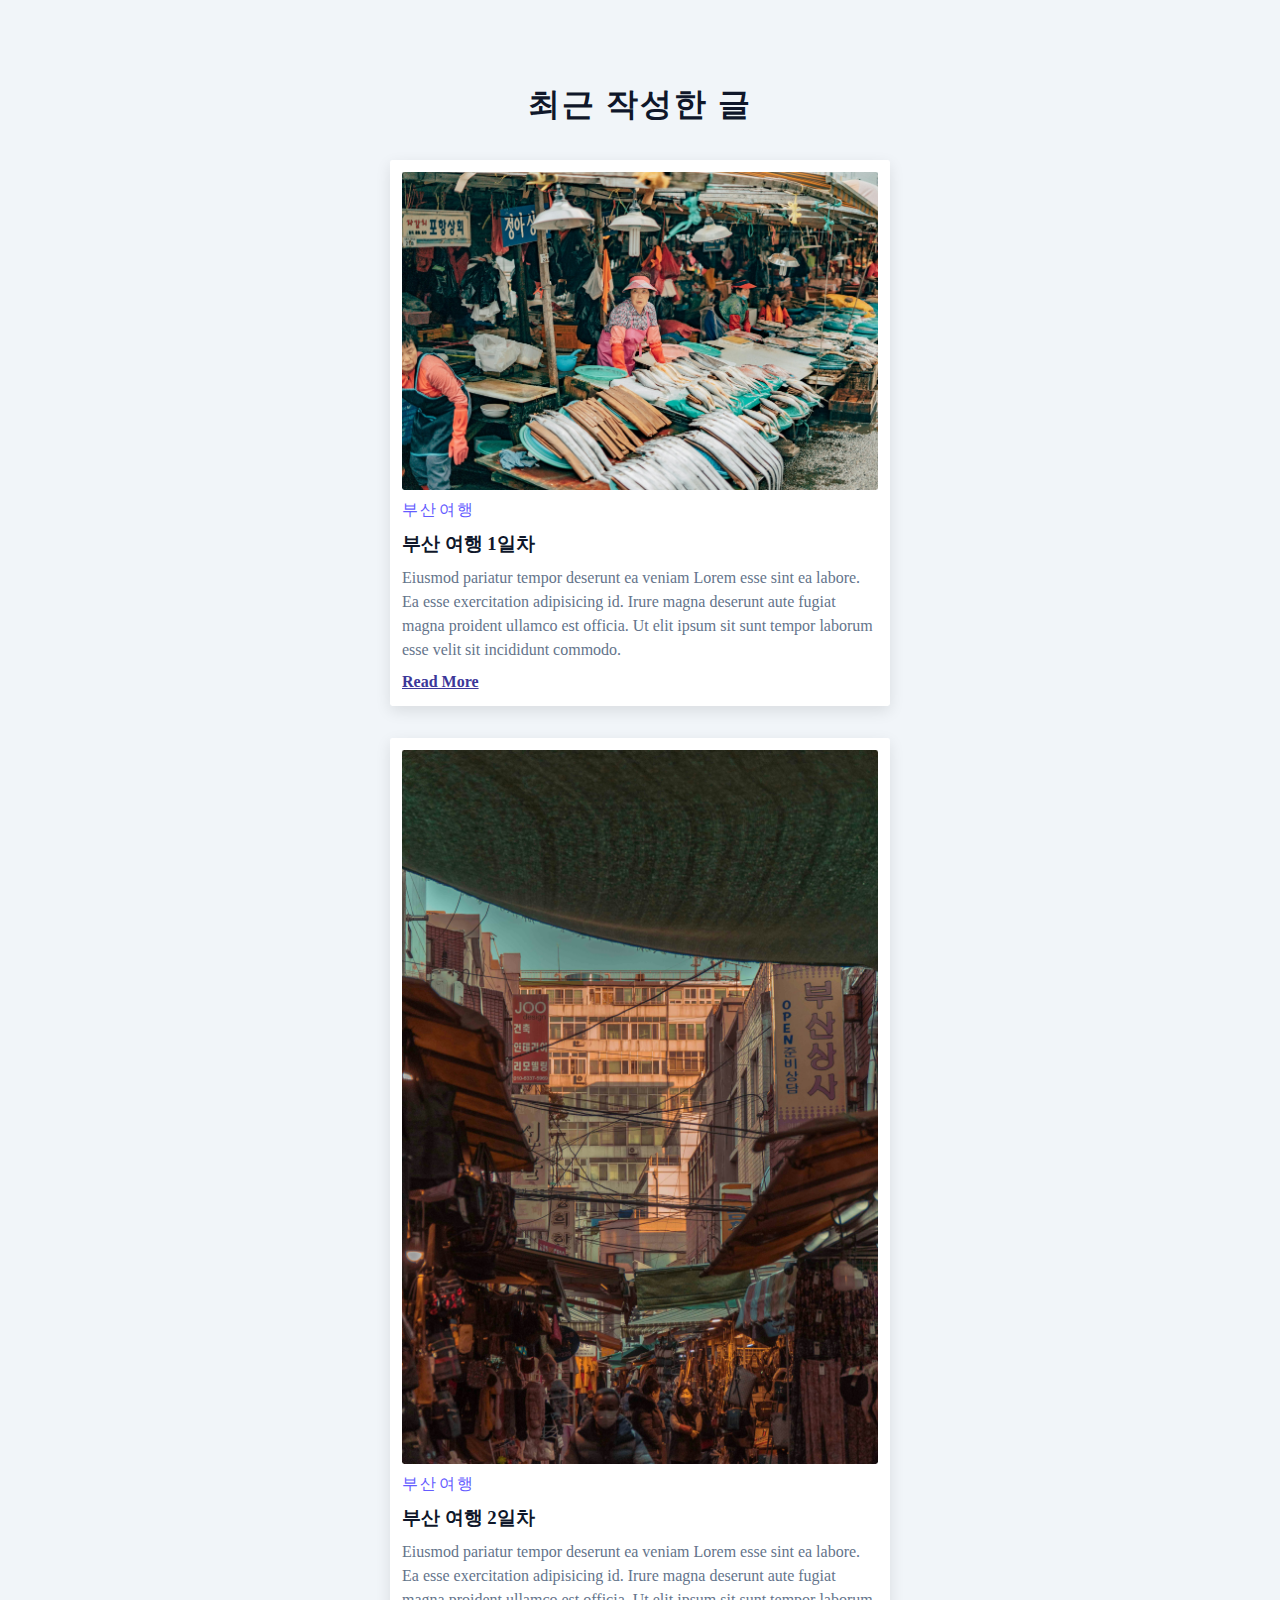
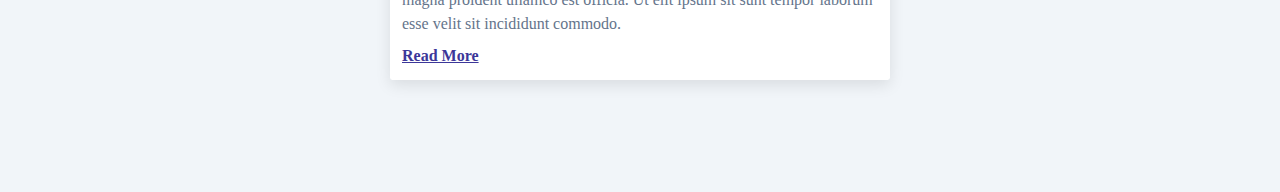
<file: 01_card/index.html>
<!DOCTYPE html>
<html lang="en">

<head>
    <meta charset="UTF-8">
    <meta name="viewport" content="width=device-width, initial-scale=1.0">
    <link rel="stylesheet" href="https://cdnjs.cloudflare.com/ajax/libs/font-awesome/6.5.2/css/all.min.css"
        integrity="sha512-SnH5WK+bZxgPHs44uWIX+LLJAJ9/2PkPKZ5QiAj6Ta86w+fsb2TkcmfRyVX3pBnMFcV7oQPJkl9QevSCWr3W6A=="
        crossorigin="anonymous" referrerpolicy="no-referrer" />
    <link rel="stylesheet" href="./statics/css/style.css">
    <title>Card Blog</title>
</head>

<body>
    <section class="blogs">
        <div class="section-title">
            <h1>최근 작성한 글</h1>
        </div>
        <div class="section-contents">
            <article class="blog">
                <img class="blog-img" src="./statics/img/busan01.jpg" alt="부산 시장에서 찍은 사진">
                <div class="blog-content">
                    <span>부산여행 <i class="fa-solid fa-plane"></i></span>
                    <h3>부산 여행 1일차</h3>
                    <p>Eiusmod pariatur tempor deserunt ea veniam Lorem esse sint ea labore. Ea
                        esse
                        exercitation adipisicing
                        id. Irure magna deserunt aute fugiat magna proident ullamco est officia. Ut elit ipsum sit sunt
                        tempor
                        laborum esse velit sit incididunt commodo.</p>
                    <a href="#">read more</a>
                </div>
            </article>
        </div>

        <div class="section-contents">
            <article class="blog">
                <img class="blog-img" src="./statics/img/busan02.jpg" alt="부산 시장에서 찍은 사진">
                <div class="blog-content">
                    <span>부산여행 <i class="fa-solid fa-plane"></i></span>
                    <h3>부산 여행 2일차</h3>
                    <p>Eiusmod pariatur tempor deserunt ea veniam Lorem esse sint ea labore. Ea
                        esse
                        exercitation adipisicing
                        id. Irure magna deserunt aute fugiat magna proident ullamco est officia. Ut elit ipsum sit sunt
                        tempor
                        laborum esse velit sit incididunt commodo.</p>
                    <a href="#">read more</a>
                </div>
            </article>
        </div>
    </section>
</body>

</html>
</file>
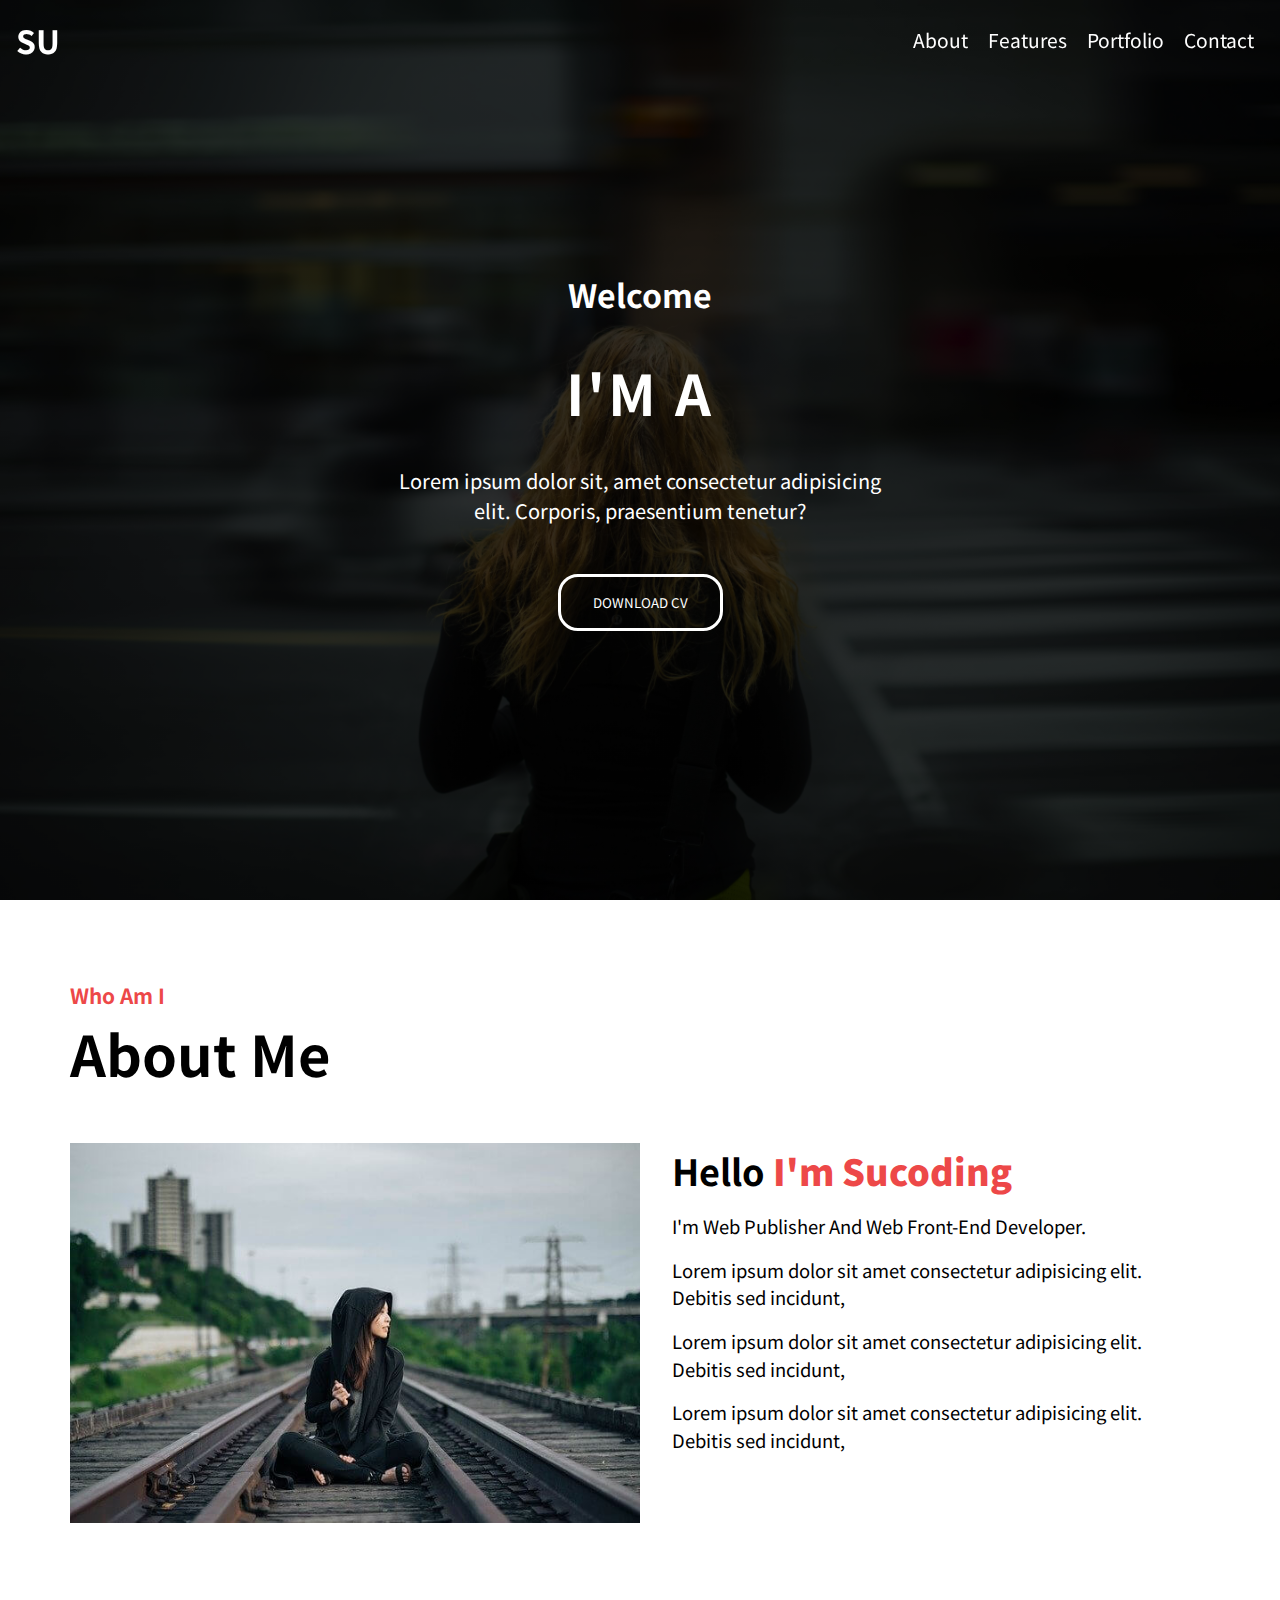
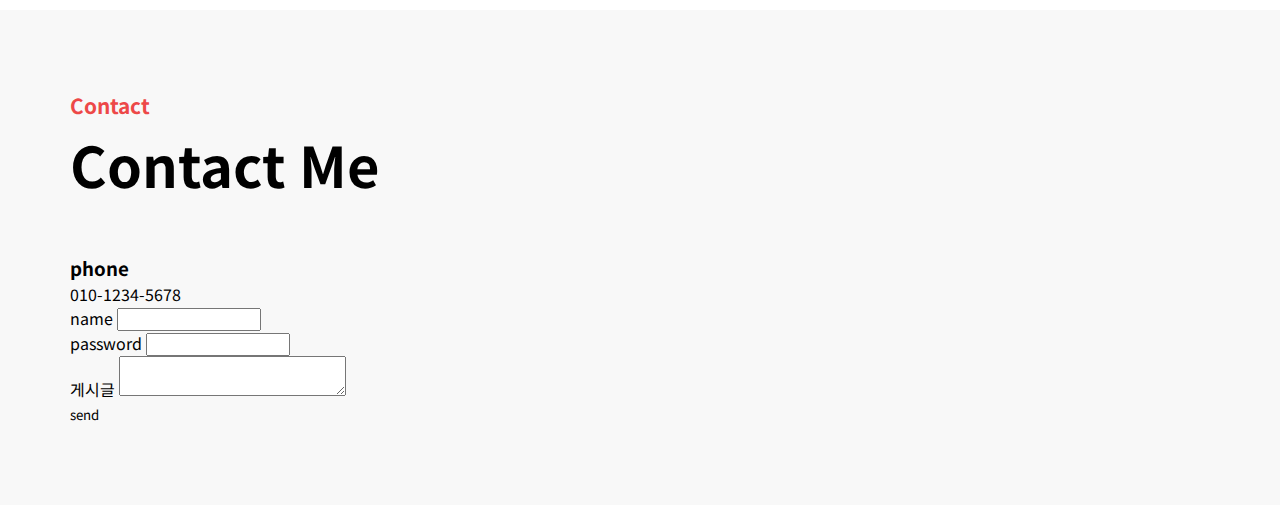
<file: 02_aboutMe/index.html>
<!DOCTYPE html>
<html lang="en">

<head>
    <meta charset="UTF-8">
    <meta name="viewport" content="width=device-width, initial-scale=1.0">
    <link rel="stylesheet" href="https://cdnjs.cloudflare.com/ajax/libs/font-awesome/6.5.2/css/all.min.css"
        integrity="sha512-SnH5WK+bZxgPHs44uWIX+LLJAJ9/2PkPKZ5QiAj6Ta86w+fsb2TkcmfRyVX3pBnMFcV7oQPJkl9QevSCWr3W6A=="
        crossorigin="anonymous" referrerpolicy="no-referrer" />
    <link rel="stylesheet" href="./statics/css/style.css">
    <title>About Me</title>
</head>

<body>
    <header>
        <div class="container">
            <div class="logo">
                <h1><button>SU</button></h1>
            </div>
            <nav>
                <ul>
                    <li><button>About</button></li>
                    <li><button>Features</button></li>
                    <li><button>Portfolio</button></li>
                    <li><button>Contact</button></li>
                </ul>
            </nav>
        </div>
    </header>
    <!-- Header 끝 -->
    <main>
        <div class="container">
            <h4>Welcome</h4>
            <h2>I'M A</h2>
            <p>
                Lorem ipsum dolor sit, amet consectetur adipisicing elit. Corporis, praesentium tenetur?
            </p>
            <button class="download">DOWNLOAD CV</button>
            <button class="mouse"><i class="fa-solid fa-computer-mouse"></i></button>
        </div>
    </main>

    <section>
        <div class="container">
            <div class="title">
                <h4>Who Am I</h4>
                <h2>About Me</h2>
            </div>
            <div class="about-self">
                <div class="left">
                    <img src="./statics/img/me_alone.jpg" alt="">
                </div>
                <div class="right">
                    <h3>Hello <strong>I'm Sucoding</strong></h3>
                    <p>I'm Web Publisher And Web Front-End Developer.</p>
                    <p>
                        Lorem ipsum dolor sit amet consectetur adipisicing elit. Debitis sed incidunt,
                    </p>
                    <p>
                        Lorem ipsum dolor sit amet consectetur adipisicing elit. Debitis sed incidunt,
                    </p>
                    <p>
                        Lorem ipsum dolor sit amet consectetur adipisicing elit. Debitis sed incidunt,
                    </p>
                    <div class="social">
                        <a href="#">
                            <i class="fa-brands fa-facebook"></i>
                        </a>
                        <a href="#">
                            <i class="fa-brands fa-instagram"></i>
                        </a>
                        <a href="#">
                            <i class="fa-brands fa-twitch"></i>
                        </a>
                        <a href="#">
                            <i class="fa-brands fa-youtube"></i>
                        </a>
                    </div>
                </div>
            </div>
        </div>
    </section>

    <section class="contact">
        <div class="container">
            <div class="title">
                <h4>Contact</h4>
                <h2>Contact Me</h2>
            </div>
            <div class="contact-me">
                <div class="left">
                    <div class="card">
                        <div class="icon">
                            <i class="fa-solid fa-phone-volume"></i>
                        </div>
                        <div class="info-text">
                            <h3>phone</h3>
                            <p>010-1234-5678</p>
                        </div>
                    </div>
                </div>
                <div class="right">
                    <form action="#" method="post">
                        <div class="form-group">
                            <label for="name">name</label>
                            <input type="text">
                        </div>
                        <div class="form-group">
                            <label for="name">password</label>
                            <input type="password">
                        </div>
                        <div class="form-group">
                            <label for="name">게시글</label>
                            <textarea name="" id="" cols="30" rows="2"></textarea>
                        </div>
                        <button type="submit">send</button>
                    </form>
                </div>
            </div>
        </div>
    </section>
</body>

</html>
</file>
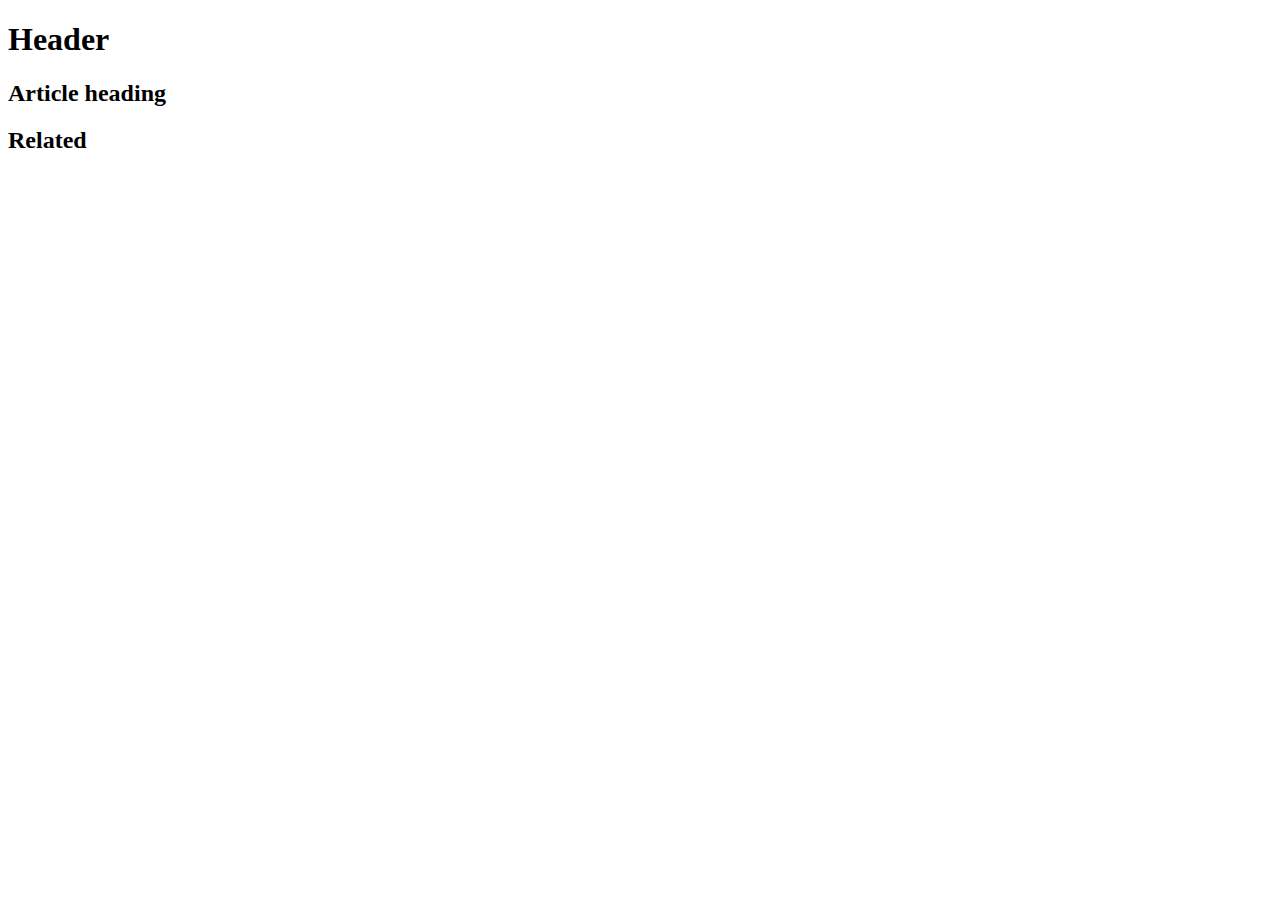
<file: hello.html>
<!DOCTYPE html>
<html lang="en">
<head>
    <!-- 헤더에는 설정요소만 넣는다 -->
    <meta charset="UTF-8">
    <meta name="viewport" content="width=device-width, initial-scale=1.0">
    <title>안녕하세요! HTML 페이지 입니다.</title>
</head>
<body>
    <header>
        <h1>Header</h1>
      </header>
      
      <nav>
        <!-- main navigation in here -->
      </nav>
      
      <!-- Here is our page's main content -->
      <main>
        <!-- It contains an article -->
        <article>
          <h2>Article heading</h2>
      
          <!-- article content in here -->
        </article>
      
        <aside>
          <h2>Related</h2>
      
          <!-- aside content in here -->
        </aside>
      </main>
      
      <!-- And here is our main footer that is used across all the pages of our website -->
      
      <footer>
        <!-- footer content in here -->
      </footer>
</body>
</html>
</file>
<file: 01_card/statics/css/style.css>
*{
    margin: 0;
    padding: 0;
    box-sizing: border-box;
}

:root{
    --priamry: #645CFF;
    --priamry-dark: #3c3799;
    --grey: #64748b;
    --grey--light: #F1F5F9;
    --grey--dark: #0f172a;
    --black: #222;
    --white: #fff;
    --fluid-width: 90vw;
    --max-width: 1170px;
    --letter-spacing: 2px;
    --border-radius: 0.15rem;
    --shadow-light: 0 5px 15px rgba(0, 0, 0, 0.1);
    --shadow-dark: 0 5px 15px rgba(0, 0, 0, 0.2);
    --transition: 0.3s ease-in-out all;
}

body{
    line-height: 1.5;
    background: var(--grey--light);
    color: var(--grey--dark);
}

.blogs{
    padding: 5rem 0;
}

.section-title{
    text-align: center;
    text-transform: capitalize;
    letter-spacing: var(--letter-spacing);
    margin-bottom: 2rem;
}

.section-contents{
    width: var(--fluid-width);
    max-width: 500px;
    margin: 0 auto;
}

.blog{
    padding: 0.75rem;
    background: var(--white);
    box-shadow: var(--shadow-light);
    border-radius: var(--border-radius);
    transform: var(--transition);
    margin-bottom: 2rem;
}

.blog:hover{
    box-shadow: var(--shadow-dark);
    transition: all 0.3s;
}

.blog-img{
    width: 100%;
    display: block;
    object-fit: cover;
    border-radius: var(--border-radius);
    margin-bottom: 0.5rem;
}

.blog-content{
    span{
        color: var(--priamry);
        letter-spacing: 0.15rem;

    }
    h3{
        padding: 8px 0;
    }
    p{
        color: var(--grey);
        padding-bottom: 0.5rem;
    }
    a{
        color: var(--priamry-dark);
        font-weight: bold;
        text-transform: capitalize;
    }
}
</file>
<file: 02_aboutMe/statics/css/style.css>
@import url('https://fonts.googleapis.com/css2?family=Noto+Sans+KR:wght@100..900&display=swap');

*{
    margin: 0;
    padding: 0;
    box-sizing: border-box;
    font-family: "Noto Sans KR", sans-serif;
    font-optical-sizing: auto;
    /* font-weight: <weight>; */
    font-style: normal;
}

a, a:link, a:visited{
    color: inherit;
    text-decoration: none;
}

button{
    background: transparent;
    border: 0;
    cursor: pointer;
}

:root{
    --priamry: #645CFF;
    --black: #222;
    --white: #fff;
}

body{
    line-height: 1.5;
}

.container{
    width: 1140px;
    margin: 0 auto;
}

header{
    position: fixed;
    color: white;
    top: 0;
    z-index: 1;
    width: 100%;
    padding: 1rem;

    .container{
        width: 100%;
        display: flex;
        justify-content: space-between;
        align-items: center;
    }

    h1{
        button{
            font-size: 2rem;
            font-weight: bold;
            color: white;
        }
    }

    ul{
        display: flex;

        li{
            list-style: none;
            padding: 10px;
        }
        button{
            font-size: 1.2rem;
            color: white;
        }
    }
}

main{
    width: 100%;
    height: 100vh;
    color: white;
    background: linear-gradient(rgba(0,0,0, 0.8), rgba(0,0,0, 0.8)), url('../img/me.jpg') center center;
    background-size: cover;
    display: flex;
    justify-content: center;
    align-items: center;
    text-align: center;
    position: relative;

    h4{
        font-size: 2rem;
    }

    h2{
        font-size: 3.5rem;
        margin: 2rem 0;
        letter-spacing: 3px;
    }

    p{
        max-width: 500px;
        margin: 0 auto;
        font-size: 1.25rem;
        background: transparent;
    }

   button{
    color: white;
   }

   .download{
    margin-top: 3rem;
    padding: 1rem 2rem;
    border: 3px solid white;
    border-radius: 20px;
   }

   .mouse{
    position: absolute;
    bottom: 1rem;
    left: 50%;
    font-size: 2rem;
    transform: translateX(-50%);
    animation: upDown 1s ease-in-out infinite;
   }
}
@keyframes upDown{
    0%{
        bottom: 1rem;
    }
    50%{
        bottom: 1.5rem;
    }
    100%{
        bottom: 1rem;
    }
}

section{
    padding: 5rem 0;   
    
    &:nth-child(2n){
        background: #F8F8F8;
    }
    
    .title{
        margin-bottom: 3rem;

        h4{
            font-size: 1.3rem;
            color: #ED4848;
            /* position: relative; */
        }

        h2{
            font-size: 3.5rem;
        }

        p{
            font-size: 1.15rem;
        }
    }

    .about-self{
        .left{
            width: 50%;
            float: left;
            img{
                max-width: 100%;
            }
        }

        .right{
            width: 50%;
            float: left;
            padding: 0 2rem;

            h3{
                font-size: 2.25rem;
                margin-bottom: 1rem;
                strong{
                    color: #ED4848;
                }
            }

            p{
                font-size: 1.15rem;
                margin: 1rem 0;
            }

            .social a{
                font-size: 2.5rem;
                margin-right: 0.2rem;
            }
        }

        &::after{
            content: "";
            display: block;
            clear: both;
        }

        +.contact {
            .contact-me{
                .right{
                    .form-group{
                        margin-bottom: 1.25rem;

                        label{
                            display: block;
                            margin-bottom: 0.05rem;
                        }
                    }
                }
            }
        }
    }
}

@media screen and (max-width: 1140px) {
    main .container{
        width: 992px;
    }

    section .container{
        width: 600px;
    }

    section .about-self .left{
        width: 100%;
        margin-bottom: 1.5rem;
    }

    section{
        .about-self .right{
            width: 100%;
        }
    }
}
</file>
